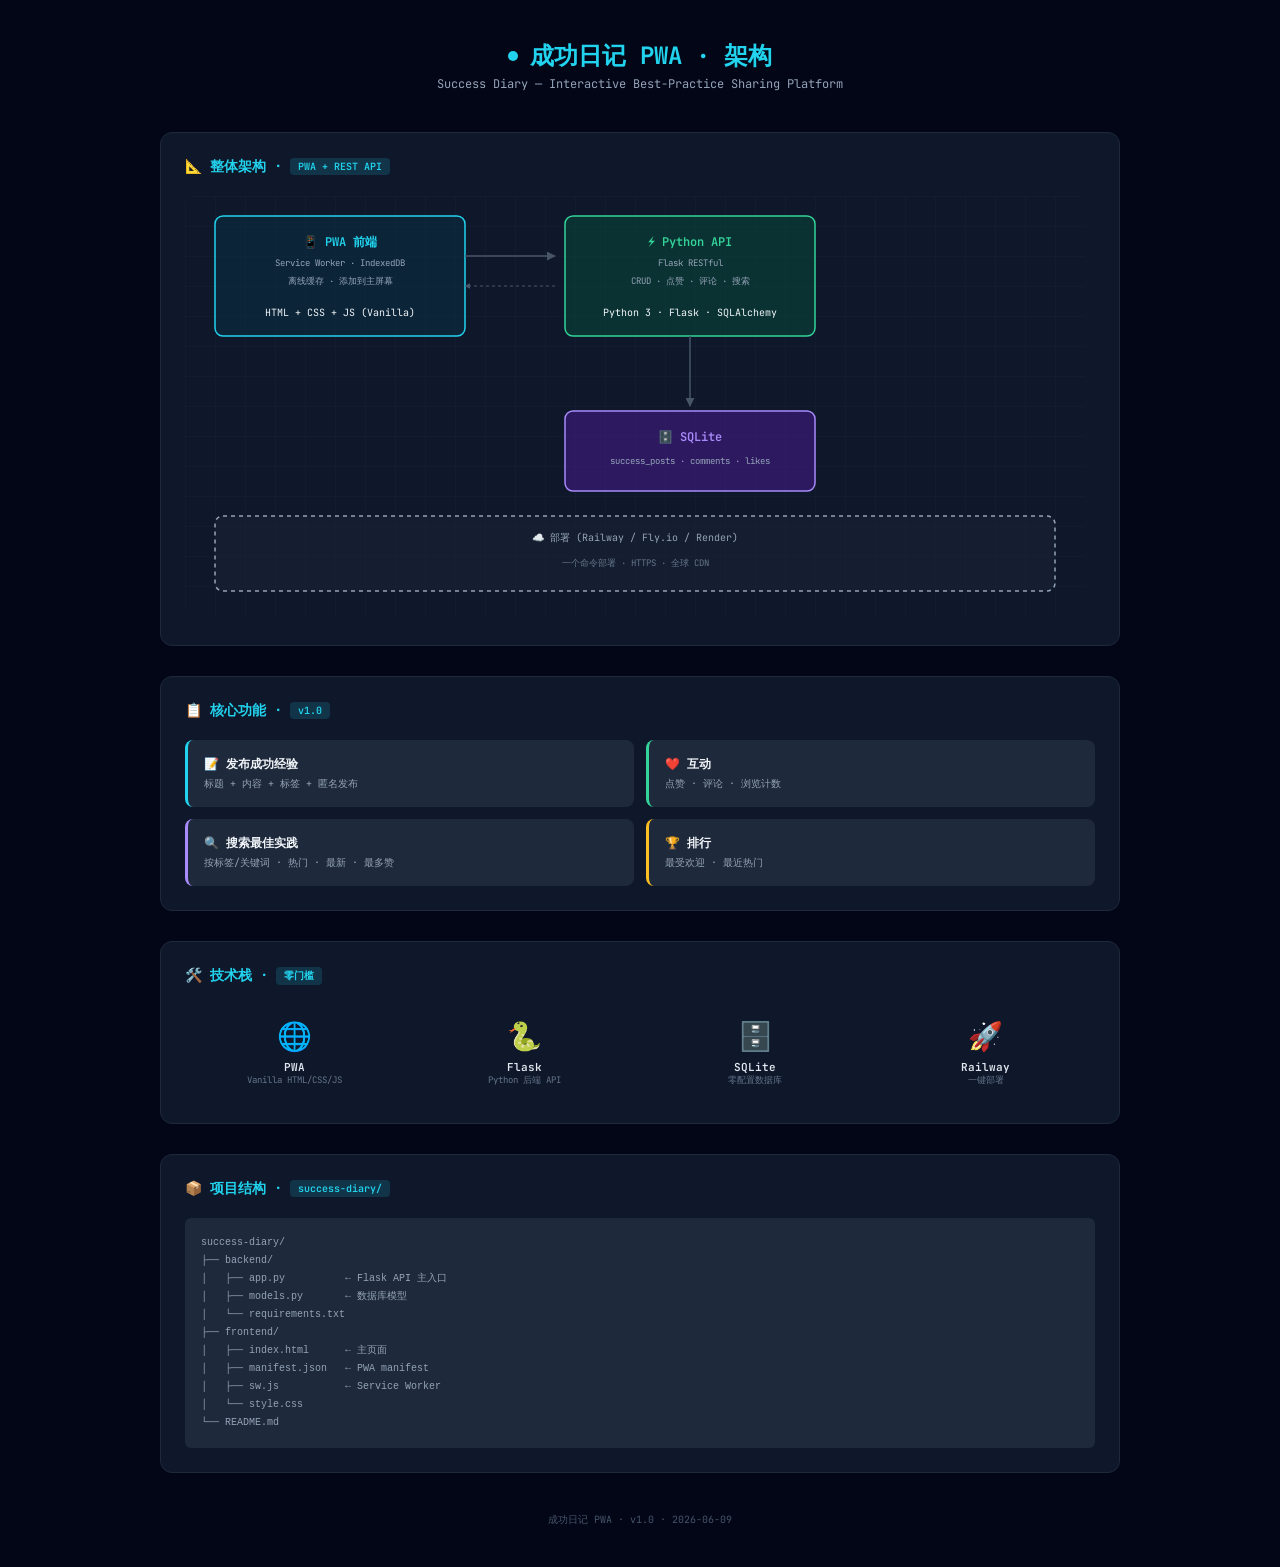
<file: architecture.html>
<!DOCTYPE html>
<html lang="zh-CN">
<head>
<meta charset="UTF-8">
<meta name="viewport" content="width=device-width, initial-scale=1.0">
<title>成功日记 PWA — 架构图</title>
<link href="https://fonts.googleapis.com/css2?family=JetBrains+Mono:wght@400;600;700&display=swap" rel="stylesheet">
<style>
* { margin: 0; padding: 0; box-sizing: border-box; }
body { background: #020617; color: #e2e8f0; font-family: 'JetBrains Mono', monospace; display: flex; flex-direction: column; align-items: center; padding: 40px 20px; min-height: 100vh; }
h1 { font-size: 24px; font-weight: 700; color: #22d3ee; margin-bottom: 4px; display: flex; align-items: center; gap: 12px; }
h1 .dot { width: 10px; height: 10px; background: #22d3ee; border-radius: 50%; animation: pulse 2s infinite; }
@keyframes pulse { 0%,100%{opacity:1} 50%{opacity:.3} }
.subtitle { color: #94a3b8; font-size: 12px; margin-bottom: 40px; }
.card { background: #0f172a; border: 1px solid #1e293b; border-radius: 12px; padding: 24px; max-width: 960px; width: 100%; margin-bottom: 30px; }
.section-title { font-size: 14px; font-weight: 600; color: #22d3ee; margin-bottom: 20px; display: flex; align-items: center; gap: 8px; }
.section-title .tag { background: rgba(34,211,238,.15); color: #22d3ee; font-size: 10px; padding: 2px 8px; border-radius: 4px; }
.grid-2 { display: grid; grid-template-columns: 1fr 1fr; gap: 12px; }
.grid-4 { display: grid; grid-template-columns: 1fr 1fr 1fr 1fr; gap: 12px; }
.feature-item { background: #1e293b; border-radius: 8px; padding: 16px; border-left: 3px solid; }
.feature-item.cyan { border-color: #22d3ee; }
.feature-item.emerald { border-color: #34d399; }
.feature-item.violet { border-color: #a78bfa; }
.feature-item.amber { border-color: #fbbf24; }
.feature-item .name { font-size: 12px; font-weight: 600; color: #f1f5f9; margin-bottom: 4px; }
.feature-item .desc { font-size: 10px; color: #94a3b8; }
.tech-item { text-align: center; padding: 12px; }
.tech-item .icon { font-size: 28px; margin-bottom: 6px; }
.tech-item .name { font-size: 11px; font-weight: 600; }
.tech-item .detail { font-size: 9px; color: #64748b; }
.footer { font-size: 10px; color: #475569; text-align: center; margin-top: 10px; }
.feature-group { margin-bottom: 20px; }
.feature-group-title { font-size: 11px; color: #64748b; margin-bottom: 8px; }
</style>
</head>
<body>
<h1><span class="dot"></span> 成功日记 PWA · 架构</h1>
<div class="subtitle">Success Diary — Interactive Best-Practice Sharing Platform</div>

<div class="card">
  <div class="section-title">
    📐 整体架构 · <span class="tag">PWA + REST API</span>
  </div>
  <svg viewBox="0 0 900 420" width="100%" style="max-width:900px; background:#0f172a; border-radius:8px;">
    <defs>
      <marker id="arrow" viewBox="0 0 10 10" refX="9" refY="5" markerWidth="6" markerHeight="6" orient="auto"><path d="M0,0 L10,5 L0,10 Z" fill="#475569"/></marker>
    </defs>
    <!-- Grid -->
    <pattern id="g" width="30" height="30" patternUnits="userSpaceOnUse"><path d="M30 0L0 0 0 30" fill="none" stroke="#1e293b" stroke-width=".5"/></pattern>
    <rect width="900" height="420" fill="url(#g)"/>

    <!-- Layer 1: PWA -->
    <rect x="30" y="20" width="250" height="120" rx="8" fill="rgba(8,51,68,.5)" stroke="#22d3ee" stroke-width="1.5"/>
    <text x="155" y="50" text-anchor="middle" fill="#22d3ee" font-size="12" font-weight="600">📱 PWA 前端</text>
    <text x="155" y="70" text-anchor="middle" fill="#94a3b8" font-size="9">Service Worker · IndexedDB</text>
    <text x="155" y="88" text-anchor="middle" fill="#94a3b8" font-size="9">离线缓存 · 添加到主屏幕</text>
    <text x="155" y="120" text-anchor="middle" fill="#f1f5f9" font-size="10">HTML + CSS + JS (Vanilla)</text>

    <!-- Arrows: PWA → API -->
    <line x1="280" y1="60" x2="370" y2="60" stroke="#475569" stroke-width="1.5" marker-end="url(#arrow)"/>
    <line x1="370" y1="90" x2="280" y2="90" stroke="#475569" stroke-width="1" marker-end="url(#arrow)" stroke-dasharray="3,3"/>

    <!-- Layer 2: Backend API -->
    <rect x="380" y="20" width="250" height="120" rx="8" fill="rgba(6,78,59,.5)" stroke="#34d399" stroke-width="1.5"/>
    <text x="505" y="50" text-anchor="middle" fill="#34d399" font-size="12" font-weight="600">⚡ Python API</text>
    <text x="505" y="70" text-anchor="middle" fill="#94a3b8" font-size="9">Flask RESTful</text>
    <text x="505" y="88" text-anchor="middle" fill="#94a3b8" font-size="9">CRUD · 点赞 · 评论 · 搜索</text>
    <text x="505" y="120" text-anchor="middle" fill="#f1f5f9" font-size="10">Python 3 · Flask · SQLAlchemy</text>

    <!-- Arrows: API → DB -->
    <line x1="505" y1="140" x2="505" y2="210" stroke="#475569" stroke-width="1.5" marker-end="url(#arrow)"/>

    <!-- Layer 3: Database -->
    <rect x="380" y="215" width="250" height="80" rx="8" fill="rgba(76,29,149,.5)" stroke="#a78bfa" stroke-width="1.5"/>
    <text x="505" y="245" text-anchor="middle" fill="#a78bfa" font-size="12" font-weight="600">🗄️ SQLite</text>
    <text x="505" y="268" text-anchor="middle" fill="#94a3b8" font-size="9">success_posts · comments · likes</text>

    <!-- Layer 4: Deployment -->
    <rect x="30" y="320" width="840" height="75" rx="8" fill="rgba(30,41,59,.4)" stroke="#94a3b8" stroke-width="1.5" stroke-dasharray="4,4"/>
    <text x="450" y="345" text-anchor="middle" fill="#94a3b8" font-size="10">☁️ 部署 (Railway / Fly.io / Render)</text>
    <text x="450" y="370" text-anchor="middle" fill="#64748b" font-size="9">一个命令部署 · HTTPS · 全球 CDN</text>
  </svg>
</div>

<div class="card">
  <div class="section-title">📋 核心功能 · <span class="tag">v1.0</span></div>
  <div class="grid-2">
    <div class="feature-item cyan">
      <div class="name">📝 发布成功经验</div>
      <div class="desc">标题 + 内容 + 标签 + 匿名发布</div>
    </div>
    <div class="feature-item emerald">
      <div class="name">❤️ 互动</div>
      <div class="desc">点赞 · 评论 · 浏览计数</div>
    </div>
    <div class="feature-item violet">
      <div class="name">🔍 搜索最佳实践</div>
      <div class="desc">按标签/关键词 · 热门 · 最新 · 最多赞</div>
    </div>
    <div class="feature-item amber">
      <div class="name">🏆 排行</div>
      <div class="desc">最受欢迎 · 最近热门</div>
    </div>
  </div>
</div>

<div class="card">
  <div class="section-title">🛠️ 技术栈 · <span class="tag">零门槛</span></div>
  <div class="grid-4">
    <div class="tech-item">
      <div class="icon">🌐</div>
      <div class="name">PWA</div>
      <div class="detail">Vanilla HTML/CSS/JS</div>
    </div>
    <div class="tech-item">
      <div class="icon">🐍</div>
      <div class="name">Flask</div>
      <div class="detail">Python 后端 API</div>
    </div>
    <div class="tech-item">
      <div class="icon">🗄️</div>
      <div class="name">SQLite</div>
      <div class="detail">零配置数据库</div>
    </div>
    <div class="tech-item">
      <div class="icon">🚀</div>
      <div class="name">Railway</div>
      <div class="detail">一键部署</div>
    </div>
  </div>
</div>

<div class="card">
  <div class="section-title">📦 项目结构 · <span class="tag">success-diary/</span></div>
  <pre style="font-size:10px; color:#94a3b8; line-height:1.8; background:#1e293b; padding:16px; border-radius:6px;">
success-diary/
├── backend/
│   ├── app.py          ← Flask API 主入口
│   ├── models.py       ← 数据库模型
│   └── requirements.txt
├── frontend/
│   ├── index.html      ← 主页面
│   ├── manifest.json   ← PWA manifest
│   ├── sw.js           ← Service Worker
│   └── style.css
└── README.md</pre>
</div>

<div class="footer">成功日记 PWA · v1.0 · 2026-06-09</div>
</body>
</html>
</file>
